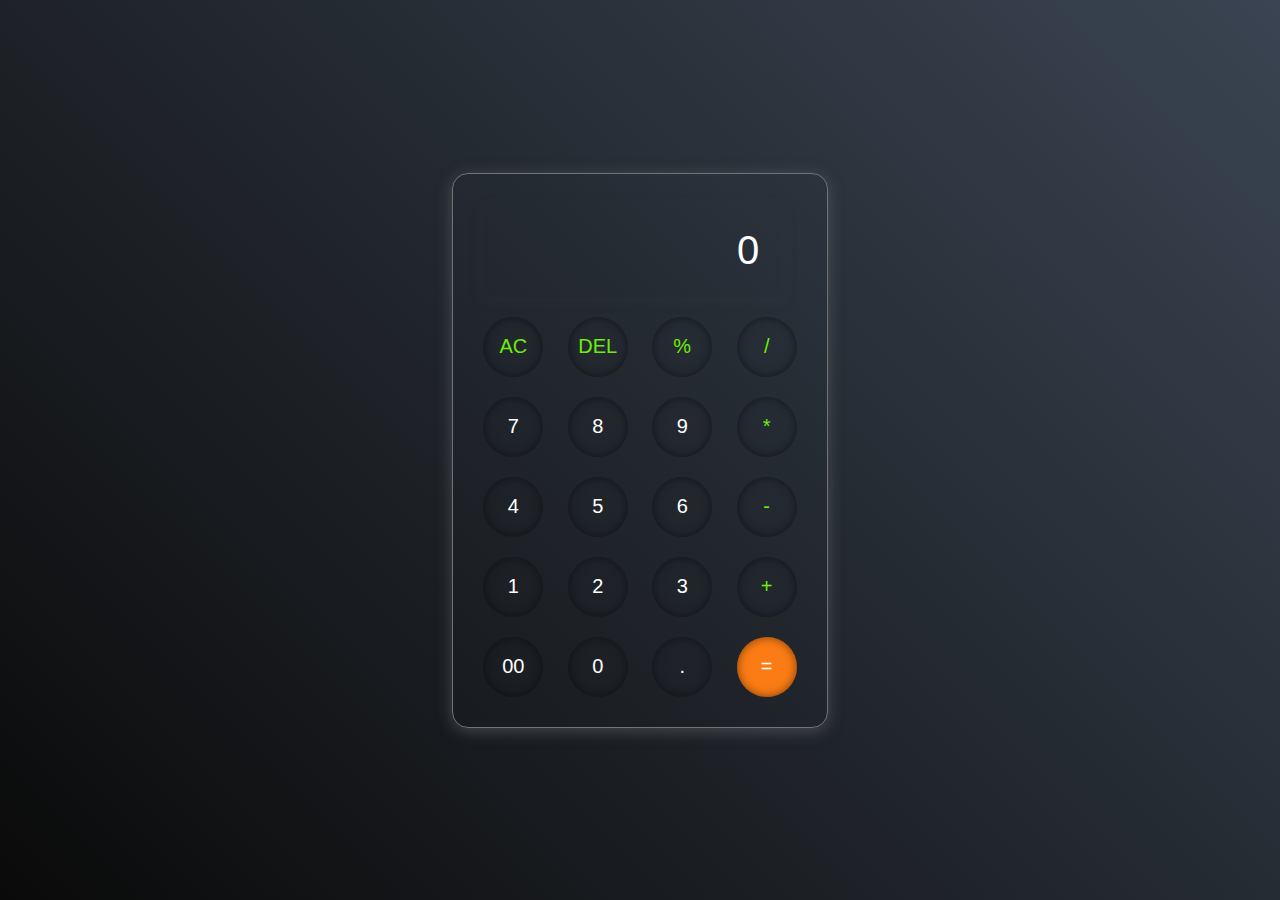
<file: Project 2/Project 2/index.html>
<!DOCTYPE html>
<html lang="en">
<head>
    <meta charset="UTF-8">
    <meta name="viewport" content="width=device-width, initial-scale=1.0">
    <title>Calculator</title>
    <link rel="stylesheet" href="style.css">
</head>
<body>
  <div class="calculator">
    <input type="text" placeholder="0" id="inputBox">
    <div>
        <button class="operator">AC</button>
        <button class="operator">DEL</button>
        <button class="operator">%</button>
        <button class="operator">/</button>
    </div>
    <div>
        <button>7</button>
        <button>8</button>
        <button>9</button>
        <button class="operator">*</button>
    </div>
    <div>
        <button>4</button>
        <button>5</button>
        <button>6</button>
        <button class="operator">-</button>
    </div>
    <div>
        <button>1</button>
        <button>2</button>
        <button>3</button>
        <button class="operator">+</button>
    </div>
    <div>
        <button>00</button>
        <button>0</button>
        <button>.</button>
        <button class="equalBtn">=</button>
    </div>
  </div>

    <script src="project2.js"></script>
</body>
</html>
</file>
<file: Project 2/Project 2/style.css>
*{
    margin: 0;
    padding: 0;
    box-sizing: border-box;
    font-family: 'poppins', sans-serif;
}
body{
    width: 100%;
    height: 100vh;
    display: flex;
    justify-content: center;
    align-items: center;
    background: linear-gradient(45deg, #0a0a0a, #3a4452);
}

.calculator{
    border: 1px solid #717377;
    padding: 20px;
    border-radius: 16px;
    background: transparent;
    box-shadow: 0px 3px 15px rgba(113, 115, 119, 0.5);
}

input{
    width: 300px;
    border: none;
    padding: 24px;
    margin: 10px;
    background: transparent;
    box-shadow: 0px 3px 15px rgba(84, 84, 84, 0.1);
    font-size: 40px;
    text-align: right;
    color: #ffffff;
}

input::placeholder{
    color: #ffffff;

}

button{
    border: none;
    width: 60px;
    height: 60px;
    margin: 10px;
    border-radius: 50%;
    background: transparent; 
    color: #ffffff;
    font-size: 20px;
    box-shadow: inset 0 0 10px rgba(0,0,0,0.5);
    cursor: pointer;
}

.equalBtn{
    background-color: #fb7c14;
}

.operator{
    color: #6dee0a;
}
</file>
